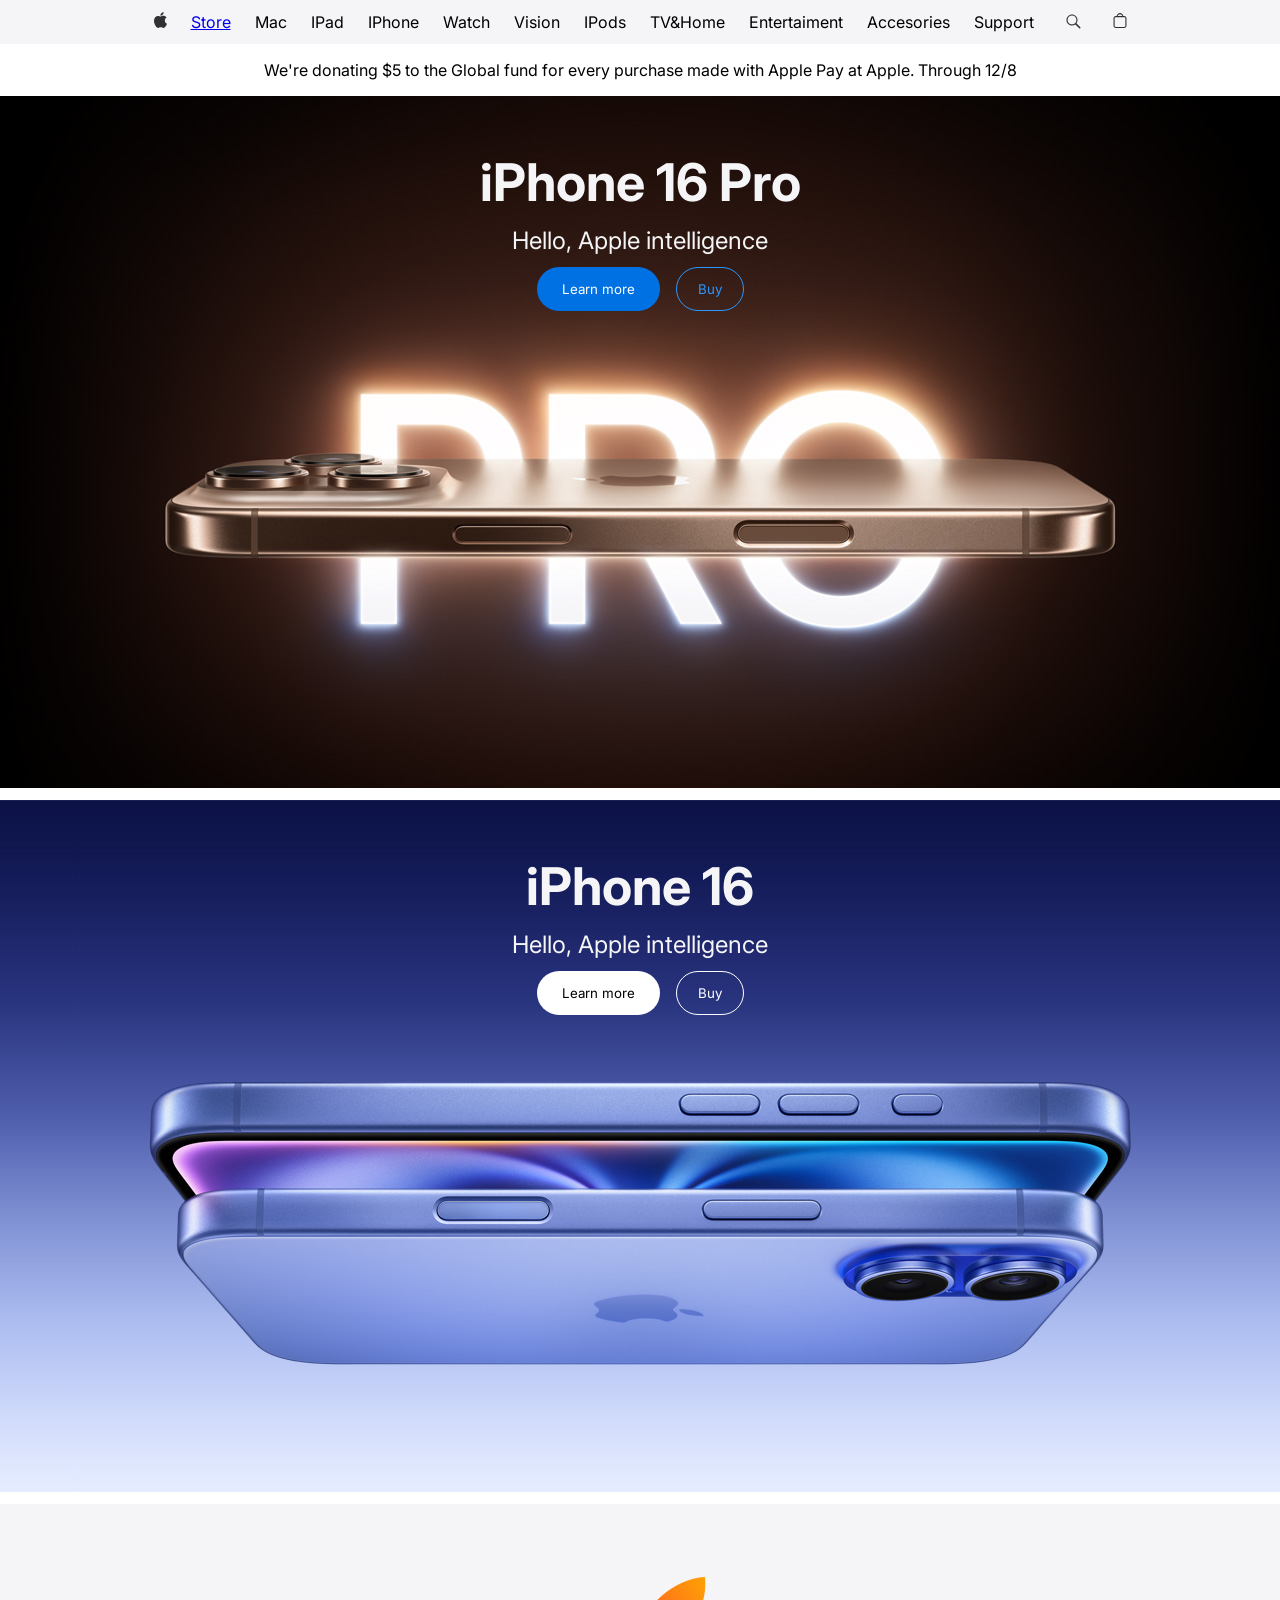
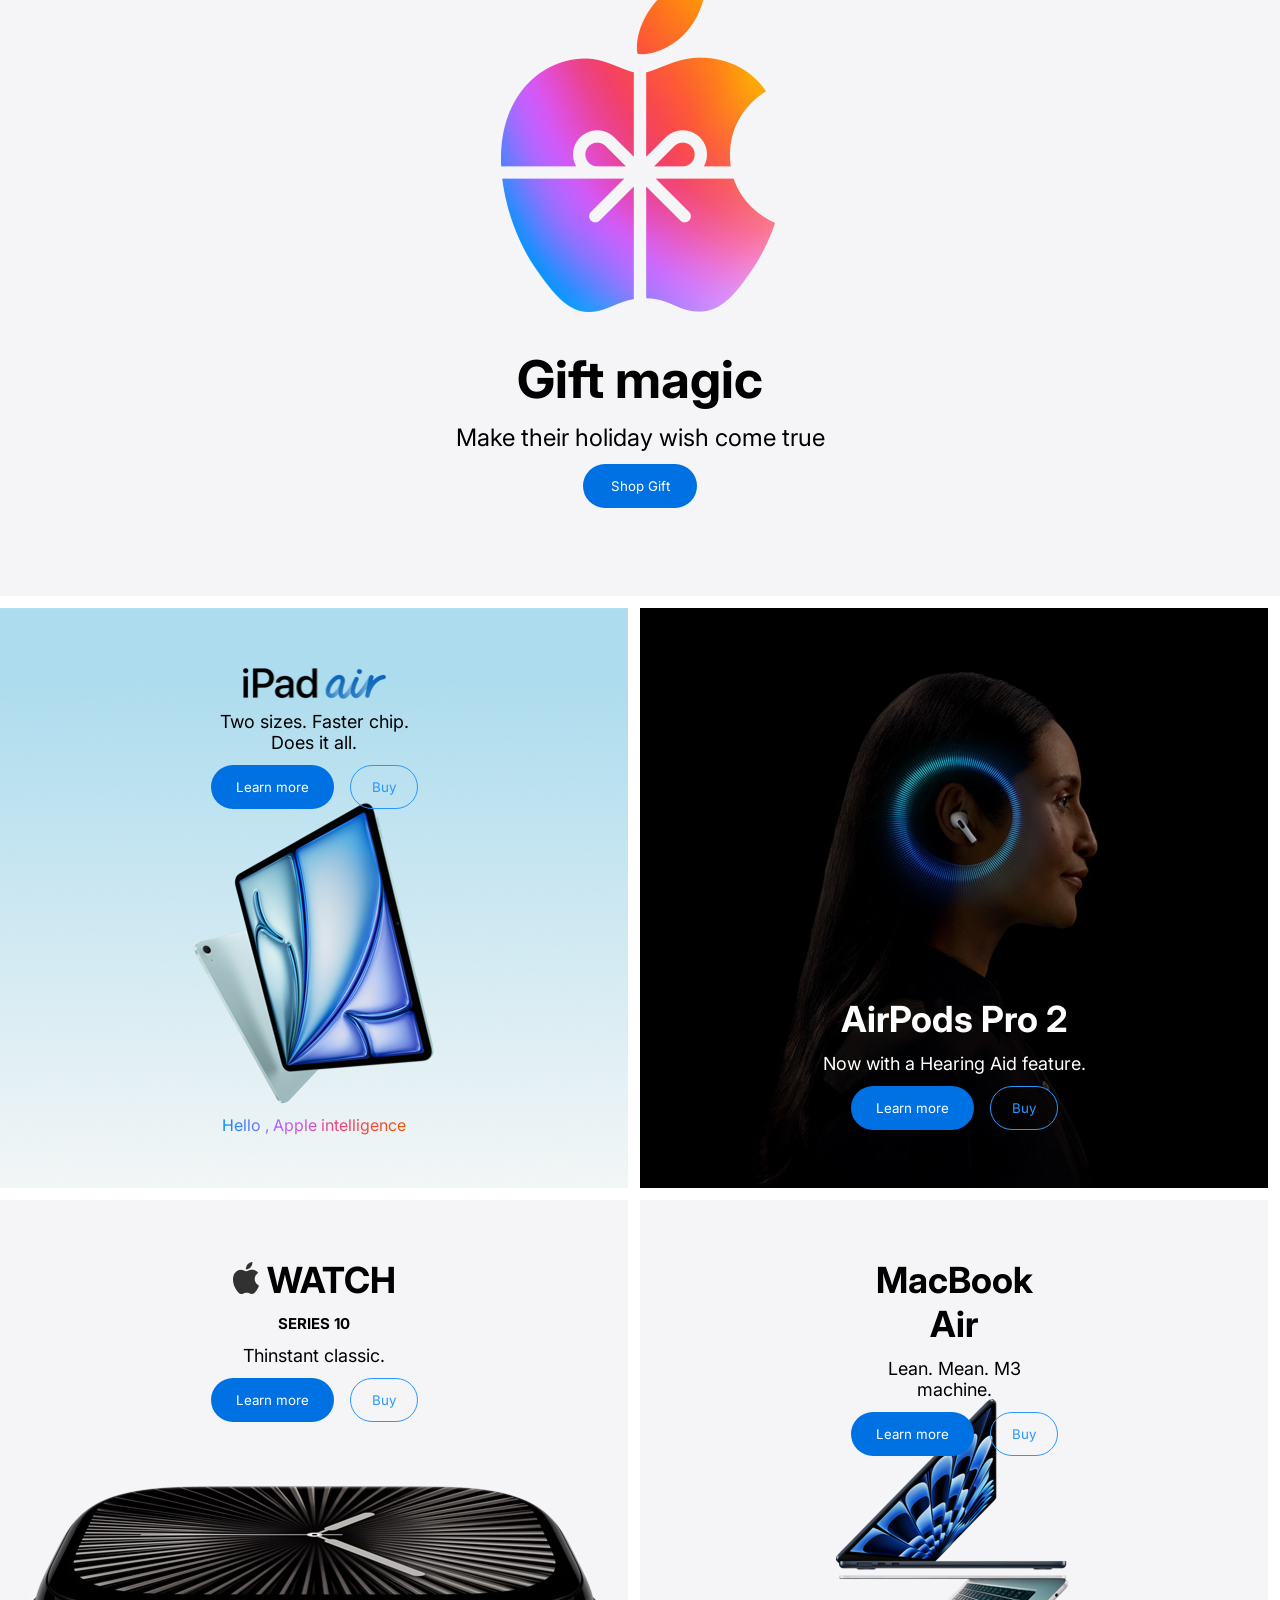
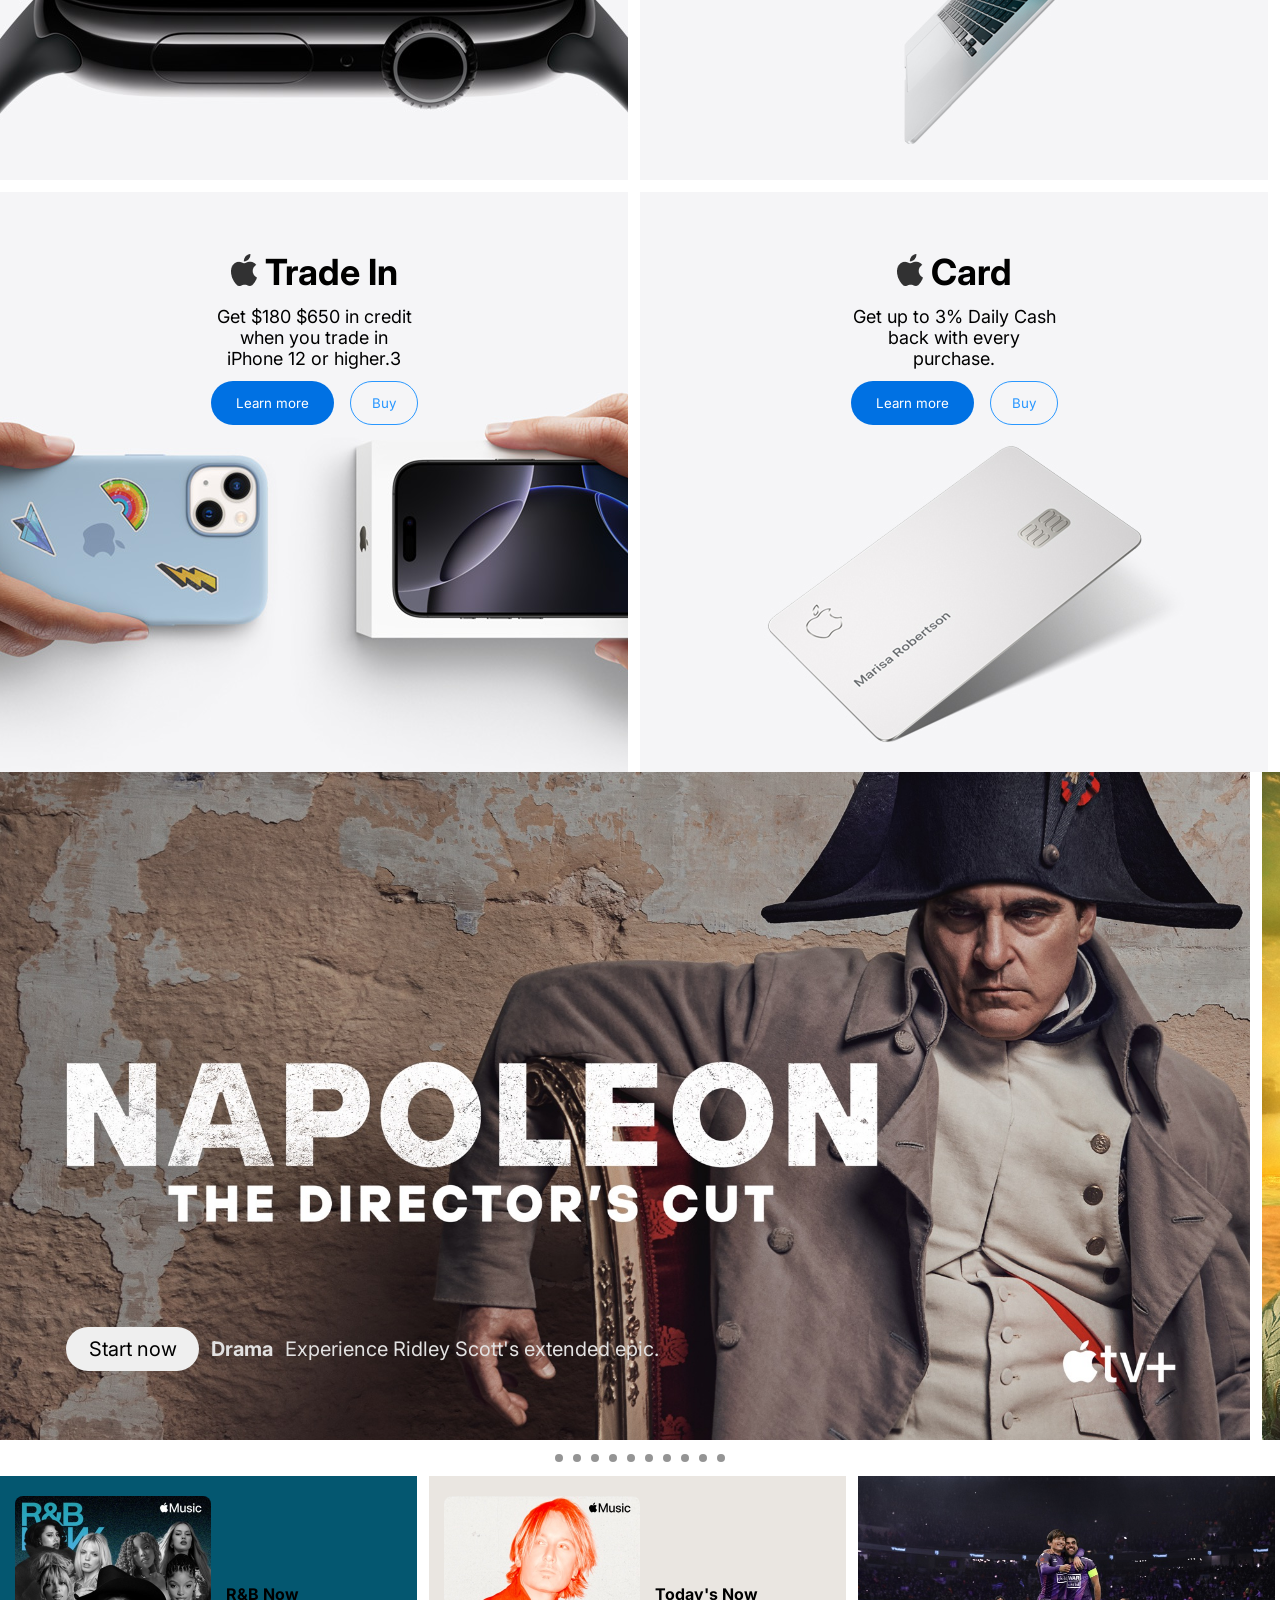
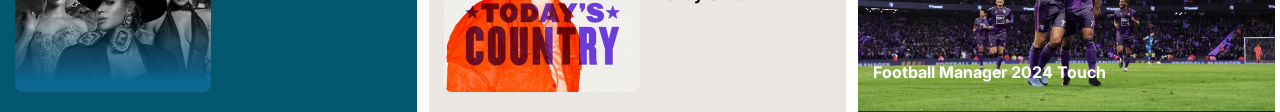
<file: index.html>
<!doctype html>
<html lang="en">
  <head>
    <meta charset="UTF-8" />
    <meta name="viewport" content="width=device-width, initial-scale=1.0" />
    <link rel="stylesheet" href="./style.css" />
    <link rel="preconnect" href="https://fonts.googleapis.com" />
    <link rel="preconnect" href="https://fonts.gstatic.com" crossorigin />
    <link
      href="https://fonts.googleapis.com/css2?family=Inter:ital,opsz,wght@0,14..32,100..900;1,14..32,100..900&family=Montserrat:ital,wght@0,100..900;1,100..900&display=swap"
      rel="stylesheet" />
    <title>Apple.com</title>
  </head>
  <body>
    <section class="header-menu">
      <div class="nav">
        <div class="item">
          <svg
            xmlns="http://www.w3.org/2000/svg"
            width="13"
            height="16"
            viewBox="0 0 13 16"
            fill="none">
            <path
              d="M12.5589 5.4318C12.038 5.75071 11.6066 6.19655 11.3049 6.72761C11.0032 7.25867 10.8413 7.85759 10.8341 8.4683C10.8362 9.15565 11.0398 9.8273 11.4198 10.4001C11.7998 10.9728 12.3395 11.4215 12.972 11.6906C12.7226 12.4952 12.3536 13.2577 11.8772 13.9524C11.1956 14.9336 10.4829 15.9147 9.3985 15.9147C8.3141 15.9147 8.0352 15.2847 6.7855 15.2847C5.5668 15.2847 5.133 15.9354 4.1415 15.9354C3.15 15.9354 2.4581 15.0265 1.6628 13.9111C0.612269 12.3485 0.0349098 10.516 0 8.6335C0 5.5351 2.014 3.893 3.9969 3.893C5.0504 3.893 5.9283 4.5849 6.5893 4.5849C7.2193 4.5849 8.2005 3.8516 9.3985 3.8516C10.0145 3.83571 10.6249 3.97152 11.176 4.24708C11.7271 4.52264 12.202 4.92949 12.5589 5.4318ZM8.8305 2.54C9.3586 1.91876 9.65755 1.13513 9.6774 0.32C9.67829 0.212542 9.6679 0.105288 9.6464 0C8.73926 0.0886136 7.9004 0.520975 7.3019 1.2084C6.76871 1.80488 6.4585 2.56759 6.424 3.3669C6.4244 3.46411 6.43479 3.56102 6.455 3.6561C6.52652 3.66962 6.59912 3.67655 6.6719 3.6768C7.08997 3.64353 7.49692 3.5256 7.868 3.33018C8.23908 3.13475 8.56655 2.86591 8.8305 2.54Z"
              fill="black"
              fill-opacity="0.8" />
          </svg>
        </div>
        <a class="item" href="./store.html"><p>Store</p></a>
        <div class="item"><p>Mac</p></div>
        <div class="item"><p>IPad</p></div>
        <div class="item"><p>IPhone</p></div>
        <div class="item"><p>Watch</p></div>
        <div class="item"><p>Vision</p></div>
        <div class="item"><p>IPods</p></div>
        <div class="item"><p>TV&Home</p></div>
        <div class="item"><p>Entertaiment</p></div>
        <div class="item"><p>Accesories</p></div>
        <div class="item"><p>Support</p></div>
        <svg
          xmlns="http://www.w3.org/2000/svg"
          width="31"
          height="44"
          viewBox="0 0 31 44"
          fill="none">
          <path
            d="M22.298 27.202L18.428 23.332C19.129 22.403 19.55 21.251 19.55 20C19.55 16.94 17.061 14.45 14 14.45C10.94 14.45 8.44995 16.94 8.44995 20C8.44995 23.061 10.94 25.55 14 25.55C15.251 25.55 16.403 25.129 17.332 24.428L21.202 28.298C21.353 28.449 21.552 28.526 21.75 28.526C21.948 28.526 22.146 28.45 22.298 28.298C22.601 27.995 22.601 27.505 22.298 27.202ZM9.54995 20C9.54995 17.546 11.547 15.55 14 15.55C16.454 15.55 18.45 17.547 18.45 20C18.45 22.453 16.454 24.45 14 24.45C11.546 24.45 9.54995 22.454 9.54995 20Z"
            fill="black"
            fill-opacity="0.8" />
        </svg>
        <svg
          xmlns="http://www.w3.org/2000/svg"
          width="14"
          height="44"
          viewBox="0 0 14 44"
          fill="none">
          <path
            d="M11.3535 16.0283H10.333C10.2236 15.2173 9.82728 14.4723 9.21582 13.9284C8.60436 13.3845 7.81827 13.0776 7.00003 13.0635C6.18179 13.0776 5.3957 13.3845 4.78424 13.9284C4.17278 14.4723 3.77643 15.2173 3.66703 16.0283H2.64703C2.08582 16.0286 1.54769 16.2517 1.15078 16.6485C0.753865 17.0452 0.530612 17.5833 0.530029 18.1445V25.86C0.530532 26.4211 0.753634 26.9591 1.15038 27.356C1.54712 27.7528 2.08509 27.976 2.64623 27.9767H11.3532C11.9145 27.9762 12.4526 27.753 12.8495 27.3562C13.2463 26.9593 13.4695 26.4212 13.47 25.86V18.1445C13.4694 17.5834 13.2463 17.0454 12.8495 16.6486C12.4527 16.2519 11.9147 16.0288 11.3535 16.0283ZM7.00003 14.1631C7.52744 14.1745 8.03515 14.3656 8.43921 14.7048C8.84328 15.0439 9.11951 15.5108 9.22223 16.0283H4.77783C4.88055 15.5108 5.15678 15.0439 5.56085 14.7048C5.96491 14.3656 6.47262 14.1745 7.00003 14.1631ZM12.37 25.86C12.3697 26.1296 12.2626 26.388 12.072 26.5787C11.8814 26.7693 11.623 26.8767 11.3534 26.8771H2.64653C2.37697 26.8766 2.11859 26.7693 1.92804 26.5786C1.73749 26.388 1.63032 26.1295 1.63003 25.86V18.1445C1.63035 17.875 1.73755 17.6166 1.92814 17.426C2.11872 17.2354 2.37711 17.1282 2.64663 17.1279H11.3536C11.6231 17.1282 11.8815 17.2355 12.072 17.4261C12.2625 17.6166 12.3697 17.875 12.37 18.1445V25.86Z"
            fill="black"
            fill-opacity="0.8" />
        </svg>
        <div class="menu-bar">
          <svg
            xmlns="http://www.w3.org/2000/svg"
            width="18"
            height="18"
            viewBox="0 0 18 18"
            fill="none">
            <path
              d="M2 12H16"
              stroke="black"
              stroke-width="1.2"
              stroke-linecap="round"
              stroke-linejoin="round" />
            <path
              d="M2 5H16"
              stroke="black"
              stroke-width="1.2"
              stroke-linecap="round"
              stroke-linejoin="round" />
          </svg>
        </div>
      </div>
    </section>
    <div class="banner">
      <p>
        We're donating $5 to the Global fund for every purchase made with Apple
        Pay at Apple. Through 12/8
      </p>
    </div>
    <section class="hero-container">
      <div class="background" id="background-1">
        <div class="title-1">
          <h2>iPhone 16 Pro</h2>
          <p>Hello, Apple intelligence</p>
          <div class="buttons">
            <button class="button-pri">Learn more</button>
            <button class="button-sec">Buy</button>
          </div>
        </div>
      </div>
      <div class="background" id="background-2">
        <div class="title-2">
          <h2>iPhone 16</h2>
          <p>Hello, Apple intelligence</p>
          <div class="buttons">
            <button class="button-pri-2">Learn more</button>
            <button class="button-sec-2">Buy</button>
          </div>
        </div>
      </div>
      <div class="background3" id="background-3">
        <div class="title-3">
          <h2>Gift magic</h2>
          <p>Make their holiday wish come true</p>
          <div class="buttons3">
            <button class="button-pri-3">Shop Gift</button>
          </div>
        </div>
      </div>
    </section>

    <section class="porduct-container">
      <div id="porduct-background-1" class="porduct">
        <div class="porduct-title">
          <img src="./img/Heading 3.png" alt="" />
          <p class="porduct-sub">Two sizes. Faster chip. Does it all.</p>
          <div class="buttons">
            <button class="button-pri">Learn more</button>
            <button class="button-sec">Buy</button>
          </div>
        </div>
        <div class="bottom-text">
          <p>Hello , Apple intelligence</p>
        </div>
      </div>
      <div id="porduct-background-2" class="porduct-bottom">
        <div class="porduct-title-bottom">
          <h2>AirPods Pro 2</h2>
          <p class="porduct-sub">Now with a Hearing Aid feature.</p>
          <div class="buttons">
            <button class="button-pri">Learn more</button>
            <button class="button-sec">Buy</button>
          </div>
        </div>
      </div>
      <div id="porduct-background-3" class="porduct">
        <div class="porduct-title">
          <div class="apple-icon">
            <img src="./img/Vector (2).png" alt="" />
            <h2>WATCH</h2>
          </div>
          <h3>SERIES 10</h3>
          <p class="porduct-sub">Thinstant classic.</p>
          <div class="buttons">
            <button class="button-pri">Learn more</button>
            <button class="button-sec">Buy</button>
          </div>
        </div>
      </div>
      <div id="porduct-background-4" class="porduct">
        <div class="porduct-title">
          <h2>MacBook Air</h2>
          <p class="porduct-sub">Lean. Mean. M3 machine.</p>
          <div class="buttons">
            <button class="button-pri">Learn more</button>
            <button class="button-sec">Buy</button>
          </div>
        </div>
      </div>
      <div id="porduct-background-5" class="porduct">
        <div class="porduct-title">
          <div class="apple-icon">
            <img src="./img/Vector (2).png" alt="" />
            <h2>Trade In</h2>
          </div>
          <p class="porduct-sub">
            Get $180 $650 in credit when you trade in iPhone 12 or higher.3
          </p>
          <div class="buttons">
            <button class="button-pri">Learn more</button>
            <button class="button-sec">Buy</button>
          </div>
        </div>
      </div>
      <div id="porduct-background-6" class="porduct">
        <div class="porduct-title">
          <div class="apple-icon">
            <img src="./img/Vector (2).png" alt="" />
            <h2>Card</h2>
          </div>
          <p class="porduct-sub">
            Get up to 3% Daily Cash back with every purchase.
          </p>
          <div class="buttons">
            <button class="button-pri">Learn more</button>
            <button class="button-sec">Buy</button>
          </div>
        </div>
      </div>
    </section>

    <section class="media-container">
      <div id="media-1" class="scroll-item">
        <div class="info">
          <button>Start now</button>
          <h2>Drama</h2>
          <p>Experience Ridley Scott's extended epic.</p>
        </div>
      </div>
      <div id="media-2" class="scroll-item">
        <div class="info">
          <button>Start now</button>
          <h2>Comedy</h2>
          <p>The shady side of paradise.</p>
        </div>
      </div>
      <div id="media-3" class="scroll-item">
        <div class="info">
          <button>Start now</button>
          <h2>Action</h2>
          <p>· Worst. Heist. Ever.</p>
        </div>
      </div>
      <div id="media-4" class="scroll-item">
        <div class="info">
          <button>Start now</button>
          <h2>Documentary</h2>
          <p>All that glitters isn't gold.</p>
        </div>
      </div>
      <div id="media-6" class="scroll-item">
        <div class="info">
          <button>Start now</button>
          <h2>Crime ·</h2>
          <p>Presume nothing.</p>
        </div>
      </div>
      <div id="media-5" class="scroll-item">
        <div class="info">
          <button>Start now</button>
          <h2>Stream</h2>
          <p>Watch Messi, every club, and every match--live.</p>
        </div>
      </div>
      <div id="media-7" class="scroll-item">
        <div class="info">
          <button>Start now</button>
          <h2>Drama ·</h2>
          <p>New season.</p>
        </div>
      </div>
      <div id="media-8" class="scroll-item">
        <div class="info">
          <button>See the Schedule</button>
          <p>Live MLB games, every Friday.</p>
        </div>
      </div>
      <div id="media-9" class="scroll-item">
        <div class="info">
          <button>Start now</button>
          <h2>Thriller ·</h2>
          <p>
            Natalie Portman and Moses Ingram star in a visionary noir thriller.
          </p>
        </div>
      </div>
      <div id="media-10" class="scroll-item">
        <div class="info">
          <button>Start now</button>
          <h2>Drama ·</h2>
          <p>16 Emmy® Nominations Including Best Drama</p>
        </div>
      </div>
    </section>
    <section class="bullets">
      <a class="dot-1" href="#media-1"></a>
      <a class="dot-1" href="#media-2"></a>
      <a class="dot-1" href="#media-3"></a>
      <a class="dot-1" href="#media-4"></a>
      <a class="dot-1" href="#media-5"></a>
      <a class="dot-1" href="#media-6"></a>
      <a class="dot-1" href="#media-7"></a>
      <a class="dot-1" href="#media-8"></a>
      <a class="dot-1" href="#media-9"></a>
      <a class="dot-1" href="#media-10"></a>
    </section>
    <section class="slider-container">
      <div class="slider">
        <div id="bg-1" class="slider-item">
          <div class="slider-image-small" id="item-1"></div>
          <p>R&B Now</p>
          <div class="slider-button">
            <button>Listen Now</button>
          </div>
        </div>
        <div id="bg-2" class="slider-item">
          <div class="slider-image-small" id="item-2"></div>
          <p>Today's Now</p>
          <div class="slider-button">
            <button>Listen Now</button>
          </div>
        </div>
        <div id="item-3" class="slider-item">
          <p class="slider-caption">Football Manager 2024 Touch</p>
          <div class="slider-button">
            <button>Listen Now</button>
          </div>
        </div>
        <div id="item-4" class="slider-item">
          <p class="slider-caption">6 Weeks to Restart Your Fitness</p>
          <div class="slider-button">
            <button>Listen Now</button>
          </div>
        </div>
        <div id="item-5" class="slider-item">
          <p class="slider-caption">NBA 2k25 Arcade Edition</p>
          <img src="./arcade.png" alt="" />
          <div class="slider-button">
            <button>Listen Now</button>
          </div>
        </div>
        <div id="item-6" class="slider-item">
          <p class="slider-caption">Strength with Kyle</p>
          <div class="slider-button">
            <button>Listen Now</button>
          </div>
        </div>
        <div id="item-7" class="slider-item">
          <p class="slider-caption">Run your first 5K</p>
          <div class="slider-button">
            <button>Listen Now</button>
          </div>
        </div>
        <div id="bg-8" class="slider-item">
          <div class="slider-image-small" id="item-8"></div>
          <p>Today's Indie Rock</p>
          <div class="slider-button">
            <button>Listen Now</button>
          </div>
        </div>
        <div id="item-9" class="slider-item">
          <p class="slider-caption">Hello Kitty Island Adventure</p>
          <div class="slider-button">
            <button>Listen Now</button>
          </div>
        </div>
        <div id="bg-10" class="slider-item">
          <div class="slider-image-small" id="item-10"></div>
          <p>R&B Now</p>
          <div class="slider-button">
            <button>Listen Now</button>
          </div>
        </div>
        <!-- <div id="bg-1" class="slider-item">
          <div class="slider-image-small" id="item-1"></div>
          <p>R&B Now</p>
          <div class="slider-button">
            <button>Listen Now</button>
          </div>
        </div>
        <div id="bg-2" class="slider-item">
          <div class="slider-image-small" id="item-2"></div>
          <p>Today's Now</p>
          <div class="slider-button">
            <button>Listen Now</button>
          </div>
        </div>
        <div id="item-3" class="slider-item">
          <p class="slider-caption">Football Manager 2024 Touch</p>
          <div class="slider-button">
            <button>Listen Now</button>
          </div>
        </div>
        <div id="item-4" class="slider-item">
          <p class="slider-caption">6 Weeks to Restart Your Fitness</p>
          <div class="slider-button">
            <button>Listen Now</button>
          </div>
        </div>
        <div id="item-5" class="slider-item">
          <p class="slider-caption">NBA 2k25 Arcade Edition</p>
          <img src="./arcade.png" alt="" />
          <div class="slider-button">
            <button>Listen Now</button>
          </div>
        </div>
        <div id="item-6" class="slider-item">
          <p class="slider-caption">Strength with Kyle</p>
          <div class="slider-button">
            <button>Listen Now</button>
          </div>
        </div>
        <div id="item-7" class="slider-item">
          <p class="slider-caption">Run your first 5K</p>
          <div class="slider-button">
            <button>Listen Now</button>
          </div>
        </div>
        <div id="bg-8" class="slider-item">
          <div class="slider-image-small" id="item-8"></div>
          <p>Today's Indie Rock</p>
          <div class="slider-button">
            <button>Listen Now</button>
          </div>
        </div>
        <div id="item-9" class="slider-item">
          <p class="slider-caption">Hello Kitty Island Adventure</p>
          <div class="slider-button">
            <button>Listen Now</button>
          </div>
        </div>
        <div id="bg-10" class="slider-item">
          <div class="slider-image-small" id="item-10"></div>
          <p>R&B Now</p>
          <div class="slider-button">
            <button>Listen Now</button>
          </div>
        </div> -->
      </div>
    </section>
  </body>
</html>
</file>
<file: style.css>
* {
  margin: 0;
  box-sizing: border-box;
  padding: 0;
  font-family: inter;
}

.header-menu {
  width: 100vw;
  height: 44px;
  display: flex;
  flex-direction: column;
  align-items: center;
  gap: 12px;
}
.nav {
  background-color: #f5f5f7;
  width: 100vw;
  display: flex;
  align-items: center;
  justify-content: center;
  gap: 24px;
  position: fixed;
}

.menu-bar {
  display: none;
}

.banner {
  width: 100vw;
  height: 52px;
  display: flex;
  align-items: center;
  justify-content: center;
}

#background-1 {
  background-image: url(img/Figure.png);
}
#background-2 {
  background-image: url(img/back-2.png);
}
#background-3 {
  background-image: url(img/back-3.png);
}

/* background-1 */
.hero-container {
  display: flex;
  flex-direction: column;
  gap: 12px;
}
.background {
  width: 100vw;
  height: 692px;
  display: flex;
  flex-direction: column;
  align-items: center;
  background-position: center;
}

.title-1 {
  gap: 12px;
  display: flex;
  align-items: center;
  justify-content: center;
  flex-direction: column;
  padding: 55px;
}
.title-1 h2 {
  font-size: 52px;
  font-family: inter;
  color: #f5f5f7;
}
.title-1 p {
  font-size: 24px;
  font-family: Inter;
  color: #f5f5f7;
}

.title-2 {
  gap: 12px;
  display: flex;
  align-items: center;
  justify-content: center;
  flex-direction: column;
  padding: 55px;
}
.title-2 h2 {
  font-size: 52px;
  font-family: inter;
  color: #f5f5f7;
}
.title-2 p {
  font-size: 24px;
  font-family: Inter;
  color: #f5f5f7;
}

.buttons {
  width: 207px;
  height: 44px;
}

.button-pri {
  background-color: #0071e3;
  border-radius: 999px;
  width: 123px;
  height: 44px;
  border: none;
  color: #ffffff;
}

.button-sec {
  background-color: transparent;
  border-radius: 999px;
  width: 68px;
  height: 44px;
  border: 1px solid #2997ff;
  color: #2997ff;
}

/* background-2 */

.button-pri-2 {
  background-color: #ffffff;
  border-radius: 999px;
  width: 123px;
  height: 44px;
  border: none;
  color: #000000;
}

.button-sec-2 {
  background-color: transparent;
  border-radius: 999px;
  width: 68px;
  height: 44px;
  border: 1px solid #ffffff;
  color: #ffffff;
}

/* background-3 */

.background3 {
  width: 100vw;
  height: 692px;
  display: flex;
  flex-direction: column;
  align-items: center;
  justify-content: flex-end;
  background-position: center;
}

.title-3 {
  height: 407px;
  height: 172px;
  gap: 12px;
  display: flex;
  align-items: center;
  justify-content: center;
  flex-direction: column;
  margin-bottom: 82px;
}
.title-3 h2 {
  font-size: 52px;
  font-family: inter;
  color: #000000;
}
.title-3 p {
  font-size: 24px;
  font-family: Inter;
  color: #000000;
}

.buttons {
  width: 207px;
  height: 44px;
  display: flex;
  align-items: center;
  justify-content: space-between;
}

.button-pri-3 {
  background-color: #0071e3;
  border-radius: 999px;
  width: 114px;
  height: 44px;
  border: none;
  color: #ffffff;
}

/* Porduct heseg */
#porduct-background-1 {
  background-image: url(img/porduct-back1.png);
}
#porduct-background-2 {
  background-image: url(img/porduct-back2.png);
}
#porduct-background-3 {
  background-image: url(img/porduct-back3.png);
}
#porduct-background-4 {
  background-image: url(img/porduct-back4.png);
}
#porduct-background-5 {
  background-image: url(img/porduct-back5.png);
}
#porduct-background-6 {
  background-image: url(img/porduct-back6.png);
}

.porduct-container {
  width: 100vw;
  height: 1764px;
  display: flex;
  flex-wrap: wrap;
  gap: 12px;
  background-position: center;
  margin-top: 12px;
}

.porduct {
  width: calc(50% - 12px);
  height: 580px;
  display: flex;
  flex-direction: column;
  align-items: center;
  justify-content: space-between;
  background-position: center;
}
.porduct-title {
  width: 322px;
  display: flex;
  flex-direction: column;
  align-items: center;
  gap: 12px;
  padding: 58px;
}
.porduct-title img {
  width: 433px;
  height: 33px;
}
.bottom-text p {
  background: linear-gradient(
    90.43deg,
    #0090f7 0%,
    #ba62fc 33.33%,
    #f2416b 66.67%,
    #f55600 100%
  );
  background-clip: text;
  margin-bottom: 53px;
  -webkit-background-clip: text;
  -webkit-text-fill-color: transparent;
}

.porduct-sub {
  font-size: 18px;
  font-family: inter;
  font-style: regular;
  text-align: center;
}

.apple-icon {
  display: flex;
  align-items: center;
  gap: 8px;
}
.apple-icon h2 {
  font-size: 32px;
  font-family: inter;
  font-style: bold;
}
.porduct-title h3 {
  font-size: 15px;
  font-family: inter;
  font-style: bold;
}

.apple-icon img {
  width: 26px;
  height: 32px;
  margin-top: -5px;
}

.porduct-bottom {
  width: calc(50% - 12px);
  height: 580px;
  display: flex;
  flex-direction: column;
  align-items: center;
  justify-content: end;
  background-position: center;
}
.porduct-title-bottom {
  display: flex;
  flex-direction: column;
  align-items: center;
  gap: 12px;
  margin-bottom: 58px;
}

.porduct-title-bottom h2 {
  color: #ffffff;
  font-size: 36px;
  font-family: inter;
  font-style: regular;
}
.porduct-title-bottom p {
  color: #ffffff;
  font-size: 18px;
  font-family: inter;
  font-style: regular;
}
.porduct-title h2 {
  color: #000000;
  font-size: 36px;
  font-family: inter;
  font-style: regular;
  text-align: center;
}

/* media heseg */

.media-container {
  overflow: scroll;
  scroll-behavior: smooth;
  scrollbar-width: none;
  display: flex;
  gap: 12px;
}

#media-1 {
  background-image: url(./img/napoleon.jpg);
}
#media-2 {
  background-image: url(./img/bad-monkey.jpg);
}

#media-3 {
  background-image: url(./img/instigators.jpg);
}

#media-4 {
  background-image: url(./img/k-pop-idols.jpg);
}
#media-5 {
  background-image: url(./img/season-pass.jpg);
}
#media-6 {
  background-image: url(./img/pressumed-innocent.jpg);
}
#media-7 {
  background-image: url(./img/pachinko.jpg);
}
#media-8 {
  background-image: url(./img/baseball.jpg);
}
#media-9 {
  background-image: url(./img/lady-in-the-lake.jpg);
}
#media-10 {
  background-image: url(./img/morning-show.jpg);
}

.scroll-item {
  padding: 66px;
  background-position: center;
  background-size: cover;
  min-width: 1250px;
  height: 668px;
  display: flex;
  flex-direction: column;
  justify-content: flex-end;
}

.scroll-item button {
  width: 133px;
  height: 44px;
  border-radius: 999px;
  color: #000000;
  border: none;
  font-size: 20px;
}
.info {
  width: 600px;
  height: 50px;
  display: flex;
  align-items: center;
  gap: 12px;
}

.scroll-item h2 {
  font-size: 20px;
  font-family: inter;
  font-style: bold;
  color: rgb(226, 225, 225);
}

.scroll-item p {
  font-size: 20px;
  font-family: inter;
  font-style: regular;
  color: rgb(226, 225, 225);
}
.bullets {
  display: flex;
  align-items: center;
  justify-content: center;
  gap: 10px;
  margin: 14px;
}

.dot-1 {
  display: block;
  width: 8px;
  height: 8px;
  border-radius: 50%;
  background-color: #0000006b;
}

/* suuliiin heseg */

/* slider ni bg heseg */

#bg-1 {
  background-color: rgb(4, 87, 112);
}
#bg-2 {
  background-color: #eae6e1;
}
#bg-8 {
  background-color: #d66910;
}
#bg-10 {
  background-color: rgba(44, 4, 92, 0.622);
}

/* boxn dotorh zurag */

#item-1 {
  background-image: url(img/1.jpg);
}
#item-2 {
  background-image: url(img/2.jpg);
}

#item-3 {
  background-image: url(img/3.jpg);
}
#item-4 {
  background-image: url(img/4.jpg);
}
#item-5 {
  background-image: url(img/5.jpg);
}
#item-6 {
  background-image: url(img/6.jpg);
}
#item-7 {
  background-image: url(img/7.jpg);
}
#item-8 {
  background-image: url(img/8.jpg);
}
#item-9 {
  background-image: url(img/9.jpg);
}
#item-10 {
  background-image: url(img/10.jpg);
}

.slider-container {
  width: 100%;
  overflow: hidden;
}

.slider {
  display: flex;
  align-items: center;
  gap: 12px;
  animation-name: slider;
  animation-timing-function: linear;
  animation-iteration-count: infinite;
  animation-duration: 10s;
}

.slider-item {
  min-width: 417px;
  height: 236px;
  background-size: contain;
  position: relative;
  display: flex;
  column-gap: 15px;
  font-weight: bold;
  align-items: center;
}

.jijig-p {
  color: #6e6e73;
  font-family: Inter;
  font-size: 12px;
  font-style: normal;
  font-weight: 700;
  line-height: 16px; /* 133.333% */
}

@keyframes slider {
  from {
    transform: translate(0%);
  }
  to {
    transform: translate(-100vw);
  }
}
.slider-image-small {
  background-size: contain;
  width: 196px;
  height: 196px;
  overflow: hidden;
  margin-left: 15px;
  border-radius: 8px;
}

.slider-button button {
  width: 100px;
  height: 30px;
  border-radius: 999px;
  border: none;
  background-color: white;
  position: absolute;
  right: 165px;
  bottom: 100px;
  opacity: 0;
}
.slider:hover {
  animation-play-state: paused;
  filter: grayscale (1);
}
.slider:hover .slider-item {
  filter: brightness(50%);
}

.slider .slider-item:hover {
  filter: grayscale(0);
}

.slider-item:hover .slider-button button {
  opacity: 1;
  transition: all 0.3s ease;
}

.slider-caption {
  left: 15px;
  bottom: 30px;
  color: white;
  font-weight: bold;
  position: absolute;
}

/* store huudasni css */

.banner-1 {
  width: 100vw;
  height: 60px;
  display: flex;
  align-items: center;
  justify-content: center;
  color: #1d1d1f;
  font-weight: 400;
  background-color: #fff;
}

.store {
  width: 100vw;
  height: 274px;
  display: flex;
  align-items: center;
  background-color: #f5f5f7;
  justify-content: space-between;
  padding-inline: 120px;
  padding-left: 140px;
}

.gradient {
  width: 100%;
  height: 20px;
}

.gradient img {
  width: 100vw;
  height: 20px;
}

.left-side {
  width: 50%;
  display: flex;
  align-items: center;
  justify-content: center;
  gap: 32px;
}
.color-text {
  font-size: 44px;
  font-family: inter;
  font-style: bold;
  background: linear-gradient(90deg, #0090f7 0%, #ba62fc 50%, #f2416b 100%);
  background-clip: text;
  -webkit-background-clip: text;
  -webkit-text-fill-color: transparent;
}
.left-side p {
  color: #6e6e73;
  font-family: Inter;
  font-size: 44px;
  font-style: normal;
  font-weight: 700;
  line-height: 52.01px; /* 118.205% */
}
.right-side {
  width: 50%;
  height: 400px;
  display: flex;
  justify-content: center;
  align-items: center;
  gap: 16px;
}

.right-side img {
  width: 35px;
  height: 35px;
}
.chat {
  color: #1d1d1f;
  font-family: Inter;
  font-size: 14px;
  font-style: normal;
  font-weight: 700;
  line-height: 20px; /* 142.857% */
}

.porduct-list {
  width: 100vw;
  display: flex;
  align-items: center;
  justify-content: space-evenly;
  gap: 12px;
  background-color: #f5f5f7;
  text-align: center;
  font-family: inter;
  font-size: 14px;
  overflow: scroll;
  scrollbar-width: none;
  padding-inline: 120px;
  padding-left: 140px;
  flex-shrink: 0;
  padding-bottom: 60px;
}

.porduct-card img {
  width: 120px;
  height: 78px;
}

.latest-porduct-section {
  width: 100vw;
  height: 553px;
  margin-bottom: 37px;
}

#card-1 {
  background-image: url(./img/card-1.jpeg);
}
#card-2 {
  background-image: url(./img/card2.jpeg);
}

#card-3 {
  background-image: url(./img/card3.jpeg);
}
#card-4 {
  background-image: url(./img/card4.jpeg);
}
#card-5 {
  background-image: url(./img/card5.jpeg);
}
#card-6 {
  background-image: url(./img/card6.jpeg);
}
#card-7 {
  background-image: url(./img/card7.jpeg);
}
#card-8 {
  background-image: url(./img/card8.jpeg);
}
#card-9 {
  background-image: url(./img/card9.jpeg);
}
#card-10 {
  background-image: url(./img/card10.jpeg);
}
#card-11 {
  background-image: url(./img/card11.jpeg);
}

.section-1 {
  padding-left: 140px;
  background-color: #f5f5f7;
  display: flex;
  flex-direction: column;
  gap: 12px;
}
.latets-title {
  display: flex;
  align-items: center;
  gap: 12px;
}
.latets-title p {
  font-size: 24px;
  color: #6e6e73;
  font-weight: 700;
  font-family: inter;
}

.latest-porduct-list {
  height: 550px;
  display: flex;
  gap: 12px;
  background-color: #f5f5f7;
  overflow: scroll;
  scrollbar-width: none;
}

.latets-porduct-card {
  width: 400px;
  height: 500px;
  background-size: cover;
  background-position: center;
  border-radius: 18px;
  padding: 30px;
  display: flex;
  flex-shrink: 0;
  cursor: pointer;
  row-gap: 12px;
  border-radius: 18px;
  flex-direction: column;
  box-shadow: rgba(0, 0, 0, 0.08) 2px 4px 12px 0px;
}
.white {
  color: white;
}

/* porduct listni 2 dahi heseg */

#airpods-img-1 {
  background-image: url(./img/2.1.png);
}

.latest-porduct-list-2 {
  height: 550px;
  display: flex;
  gap: 12px;
  background-color: #f5f5f7;
  overflow: scroll;
  scrollbar-width: none;
}
.latets-porduct-card-2 {
  width: 323px;
  height: 500px;
  border-radius: 18px;
  padding: 71px 28px 32px 28px;
  display: flex;
  flex-shrink: 0;
  cursor: pointer;
  row-gap: 12px;
  border-radius: 18px;
  flex-direction: column;
  box-shadow: rgba(0, 0, 0, 0.08) 2px 4px 12px 0px;
  background-color: white;
  align-items: center;
}

.por-img img {
  width: 230px;
  height: 230px;
}

.color {
  width: 253px;
  height: 58px;
  display: flex;
  justify-content: center;
  align-items: center;
  gap: 7px;
}

.color img {
  width: 12px;
  height: 12px;
}
.sub-des {
  width: 253px;
  height: 61px;
  display: flex;
  flex-direction: column;
  align-items: start;
  gap: 6px;
}
.sub-des p {
  color: #b64400;
  font-family: Inter;
  font-size: 12px;
  font-style: normal;
  font-weight: 700;
  line-height: 16px; /* 133.333% */
}
.sub-des h2 {
  color: #1d1d1f;

  font-size: 18px;
  font-weight: 700;
  line-height: 20px; /* 111.111% */
}

.sub-price {
  width: 253px;
  margin-top: 32px;
}

.box4 {
  width: 646px;
  height: 500px;
  display: flex;
  flex-wrap: wrap;
  flex-shrink: 0;
  cursor: pointer;
  row-gap: 12px;
  flex-direction: column;
}

.box1 {
  width: 313px;
  height: 244px;
  flex-shrink: 0;
  border-radius: 18px;
  background: #fff;
  box-shadow: 2px 4px 12px 0 rgba(0, 0, 0, 0.08);
  display: flex;
  justify-content: center;
  align-items: center;
}
.box1 p {
  width: 238px;
  height: 84px;
  color: #1d1d1f;
  font-family: Inter;
  font-size: 22px;
  font-style: normal;
  font-weight: 700;
  line-height: 28px; /* 127.273% */
}

#section-4-card-1 {
  background-image: url(./img/store-card.jpg);
}
#section-4-card-2 {
  background-image: url(./img/trade.jpg);
}
#section-4-card-3 {
  background-image: url(./img/holiday.jpg);
}

#section-5-card-1 {
  background-image: url(./img/sec5/fe1e7ece87047c95faa8a68f17e8867914317976.jpg);
}
#section-5-card-2 {
  background-image: url(./img/sec5/store-card-50-holiday-apple-tv-202411.png);
}
#section-5-card-3 {
  background-image: url(./img/sec5/store-card-50-subscriptions-202108_GEO_US.png);
}
#section-5-card-4 {
  background-image: url(./img/sec5/4c93c049459dcec6247af385b50ac485e92e5a45.jpg);
}

#section-6-card-1 {
  background-image: url(./img/sec6/57e6bdca2b0f233f809fe57ada1ba8354e54e4b4.jpg);
}
#section-6-card-2 {
  background-image: url(./img/sec6/c29a91c005069048c5e1b877cf3142fa2fab6067.jpg);
}
#section-6-card-3 {
  background-image: url(./img/sec6/60a49ef1a49579aa398f78daa8ab814a87b543dc.jpg);
}
#section-6-card-4 {
  background-image: url(./img/sec6/iphone-card-40-business-202409.png);
}
#section-6-card-5 {
  background-image: url(./img/sec6/9511d82e0fa4f14f3d23b485ab3928f9d27a5012.jpg);
}

/* footer link heseg */

.links-heseg {
  display: flex;
  width: 100vw;
  padding: 0 140px;
  flex-direction: column;
  align-items: flex-start;
  gap: 24px;
  background-color: #f5f5f7;
  height: 120px;
}

.links-heseg h2 {
  color: #1d1d1f;
  font-family: Inter;
  font-size: 26px;
  font-style: normal;
  font-weight: 700;
  line-height: 32px; /* 123.077% */
}
.links {
  display: flex;
  align-items: center;
  gap: 12px;
  align-self: stretch;
}
.links button {
  width: 145px;
  height: 45px;
  border-radius: 999px;
  border: 1px solid #1d1d1f;
  background-color: #f5f5f7;
  color: #1d1d1f;
  text-align: center;
  font-family: Inter;
  font-size: 14px;
  font-style: normal;
  font-weight: 400;
  line-height: 20px; /* 142.857% */
}

@media (max-width: 1000px) {
  .header-menu {
    height: 44px;
    display: flex;
    /* flex-direction: column; */
    align-items: center;
    gap: 12px;
  }
  .menu-bar {
    display: block;
  }

  .item p {
    display: none;
  }
  .nav {
    width: 100vw;
    justify-content: space-evenly;
    gap: 0px;
    position: fixed;
  }
  .banner {
    height: 52px;
    display: flex;
    align-items: center;
    justify-content: center;
    text-align: center;
    font-size: 14px;
  }

  .scroll-item {
    min-width: 689px;
    height: 368px;
    padding: 30px;
  }
}
@media (max-width: 450px) {
  .header-menu {
    height: 44px;
    display: flex;
    /* flex-direction: column; */
    align-items: center;
    gap: 12px;
  }
  .item p {
    display: none;
  }
  .nav {
    width: 100vw;
    justify-content: space-evenly;
    gap: 0px;
    position: fixed;
  }

  .menu-bar {
    display: block;
  }

  .banner {
    height: 52px;
    display: flex;
    align-items: center;
    justify-content: center;
    text-align: center;
    font-size: 14px;
  }

  #background-1 {
    background-image: url(img/bosoo.jpg);
  }
  #background-2 {
    background-image: url(img/bosoo2.jpg);
  }
  .background {
    height: 500px;
    flex-direction: column;
    align-items: center;
    background-size: cover;
    justify-content: flex-end;
  }
  .title-1 h2 {
    font-size: 30px;
  }
  .title-1 p {
    font-size: 18px;
  }
  .title-2 {
    margin-bottom: 285px;
  }

  .title-2 h2 {
    font-size: 30px;
  }
  .title-2 {
    font-size: 18px;
  }
  .background3 {
    display: none;
  }
  .porduct-container {
    flex-direction: column;
    flex-wrap: nowrap;
    height: auto;
  }
  .porduct {
    background-position: center;
    width: 100vw;
    height: 500px;
    background-position: center;
    background-size: cover;
  }
  .porduct-title {
    justify-content: center;
  }
  .porduct-bottom {
    background-position: center;
    width: 100vw;
    height: 500px;
    background-size: cover;
  }
  #porduct-background-3 {
    background-image: url(img/bosoo\ iwatch.jpg);
  }

  .scroll-item {
    min-width: 274px;
    height: 495px;
    padding: 12px;
  }

  .scroll-item {
    background-position: center;
    background-size: cover;
    min-width: 274px;
    height: 495px;
    display: flex;
    flex-direction: column;
    justify-content: flex-end;
  }

  .scroll-item button {
    width: 130px;
    height: 44px;
    border-radius: 999px;
    color: #000000;
    border: none;
    font-size: 14px;
  }
  .info {
    width: 246px;
    height: 131px;
    display: flex;
    flex-direction: column;
    align-items: center;
    gap: 6px;
    text-align: center;
  }

  .scroll-item h2 {
    font-size: 16px;
    font-family: inter;
    font-style: bold;
    color: rgb(226, 225, 225);
  }

  .scroll-item p {
    font-size: 14px;
    font-family: inter;
    font-style: regular;
    color: rgb(226, 225, 225);
  }
}
</file>
